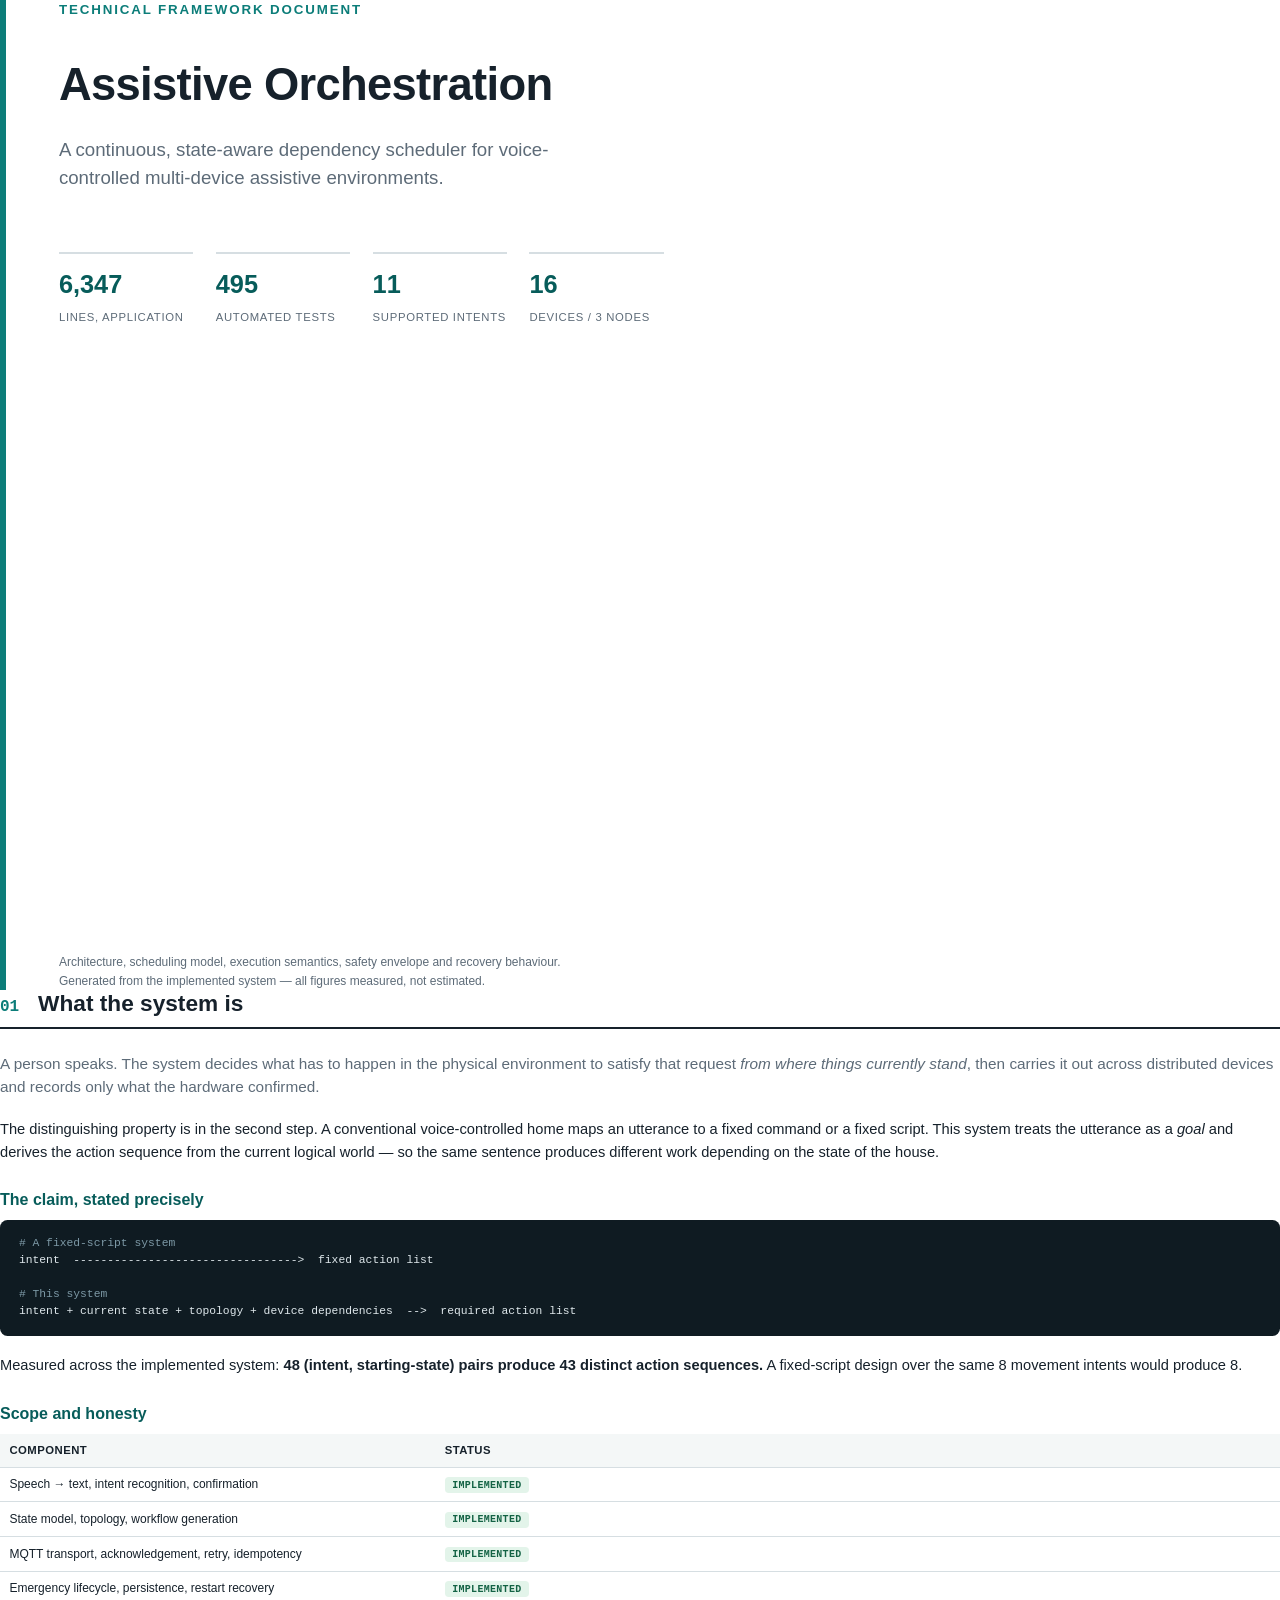
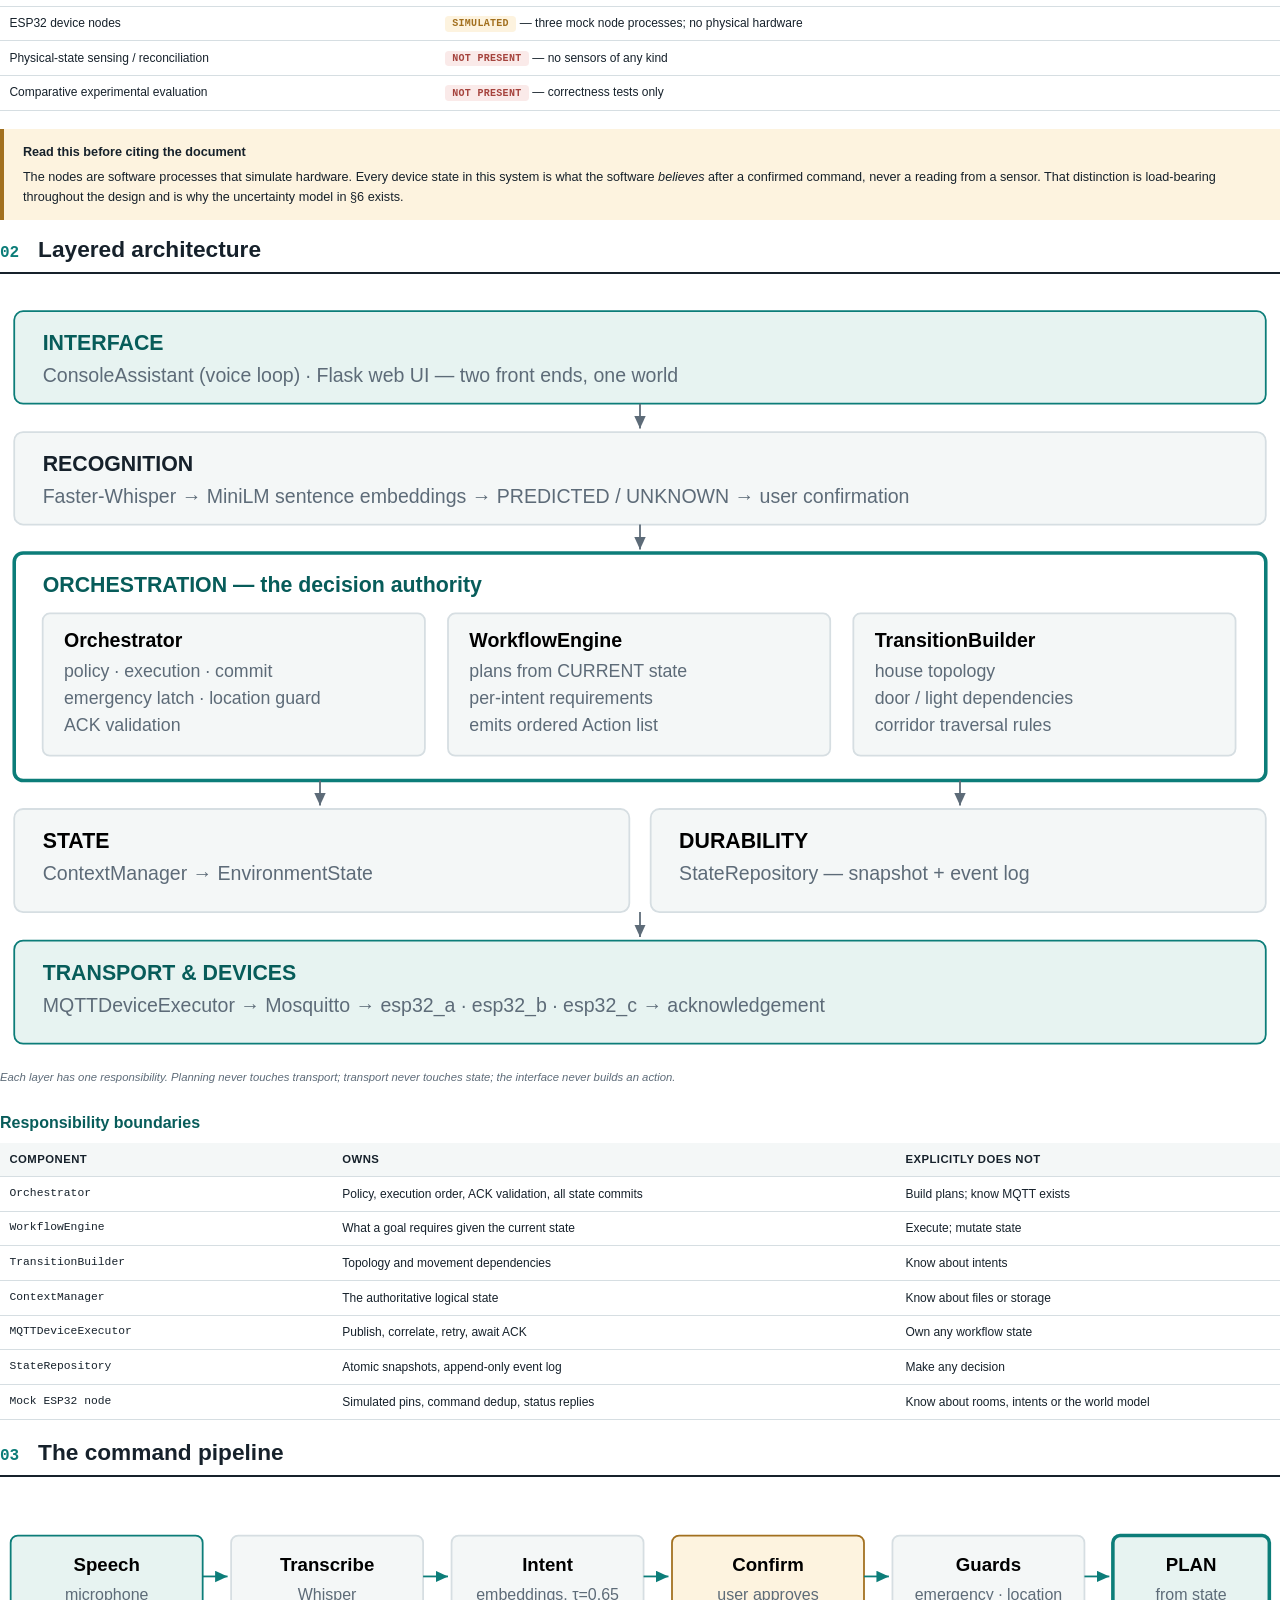
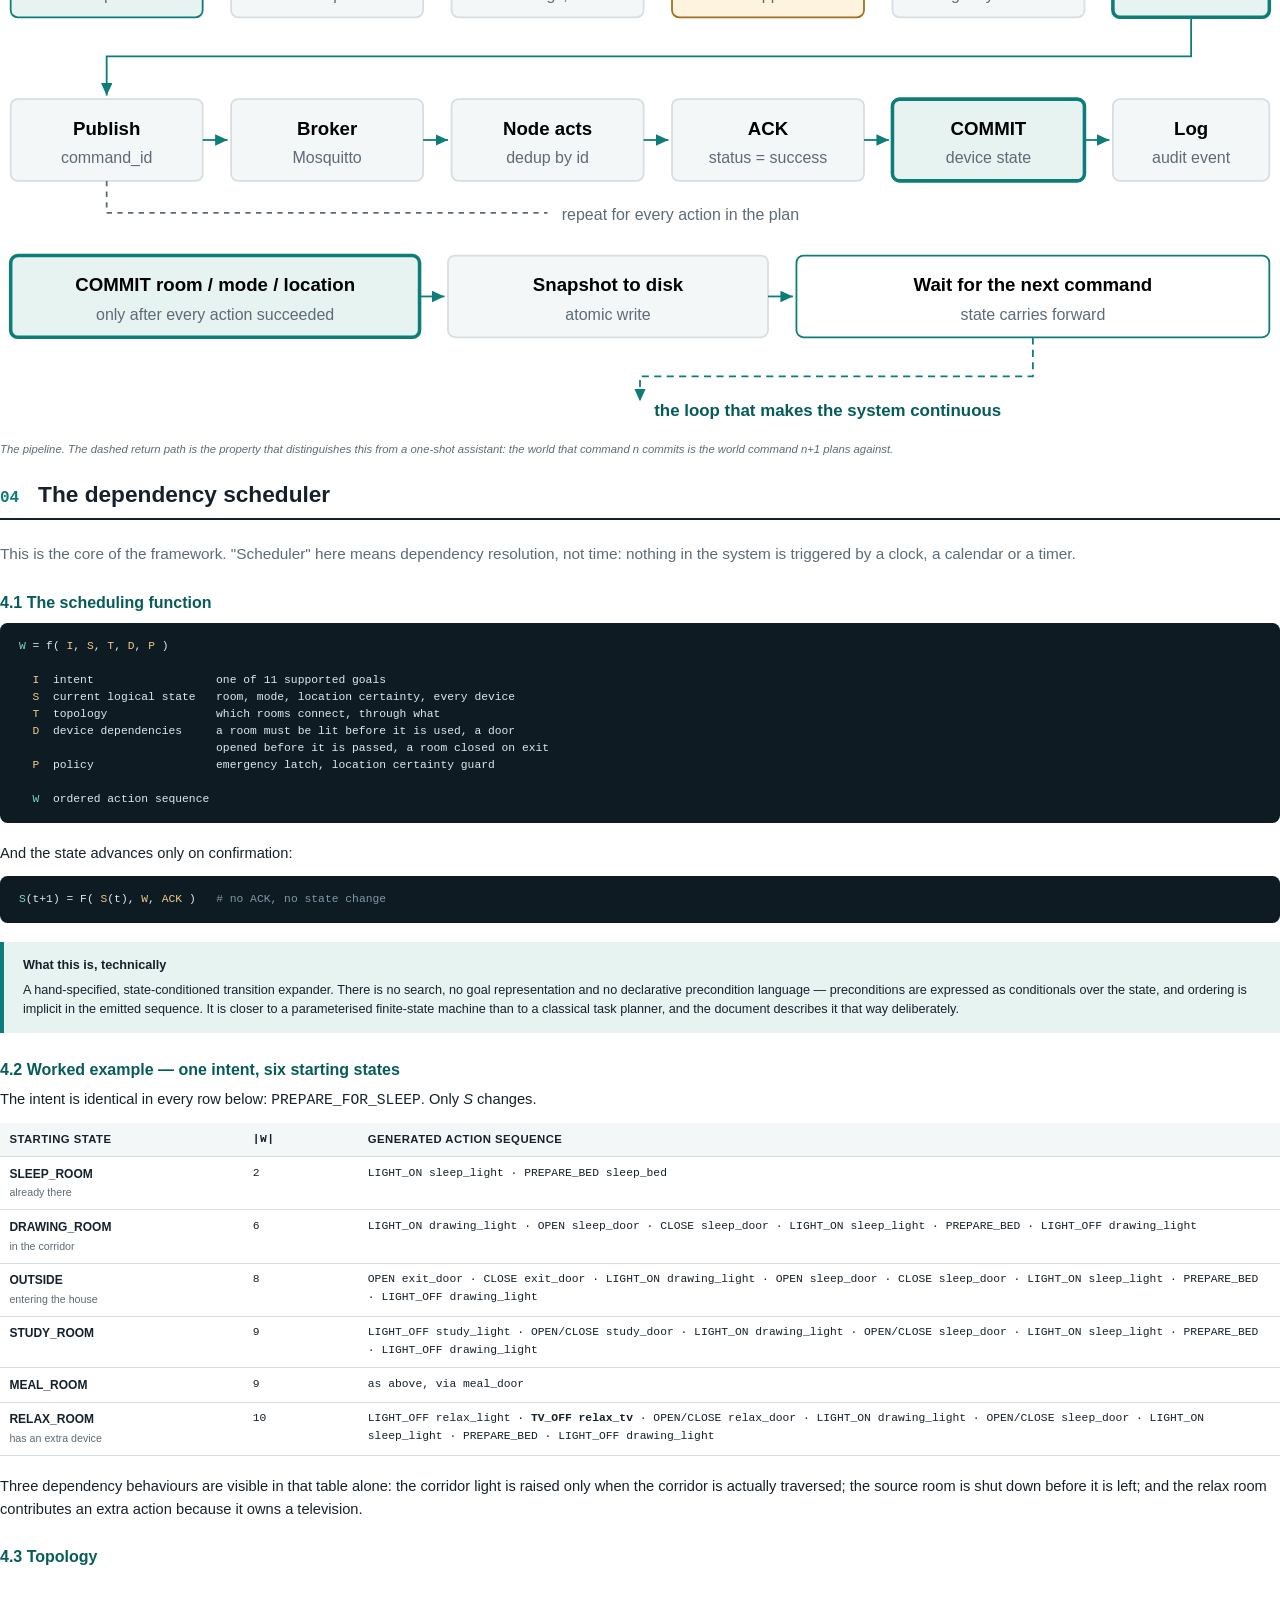
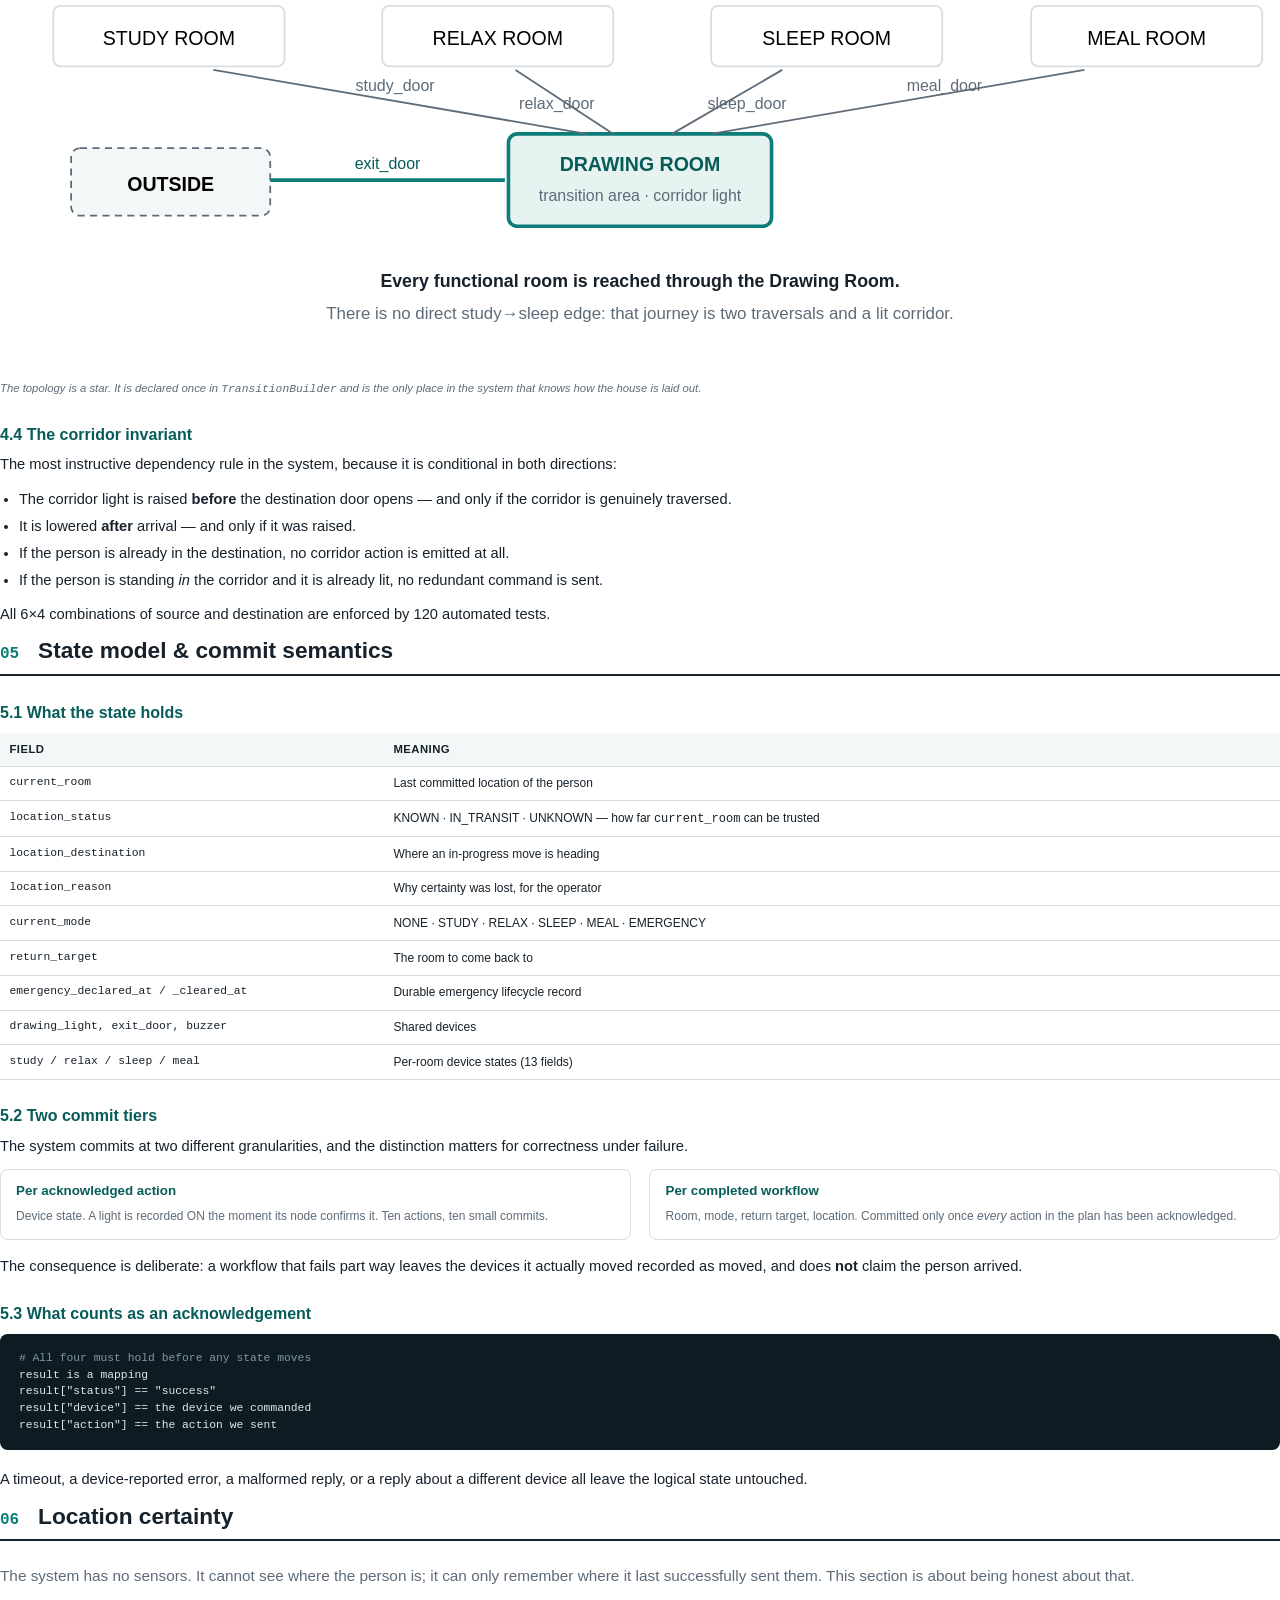
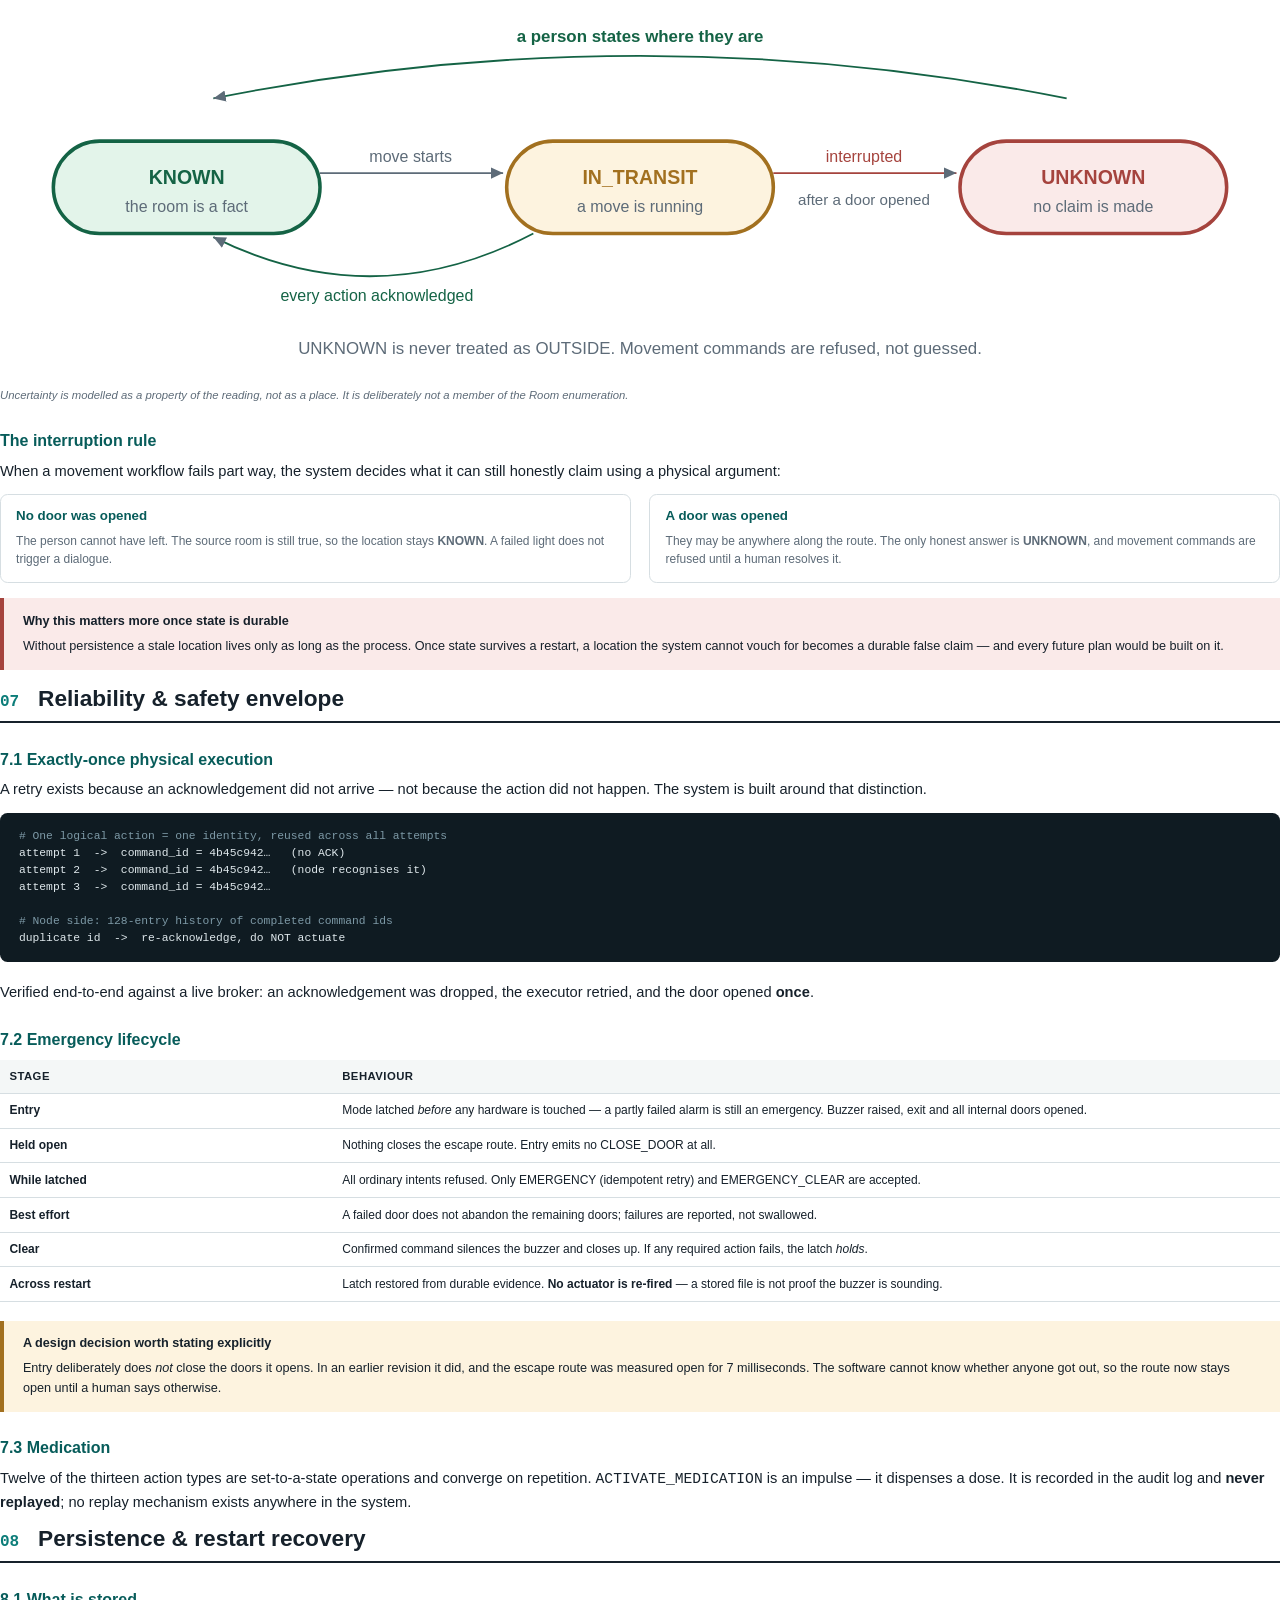
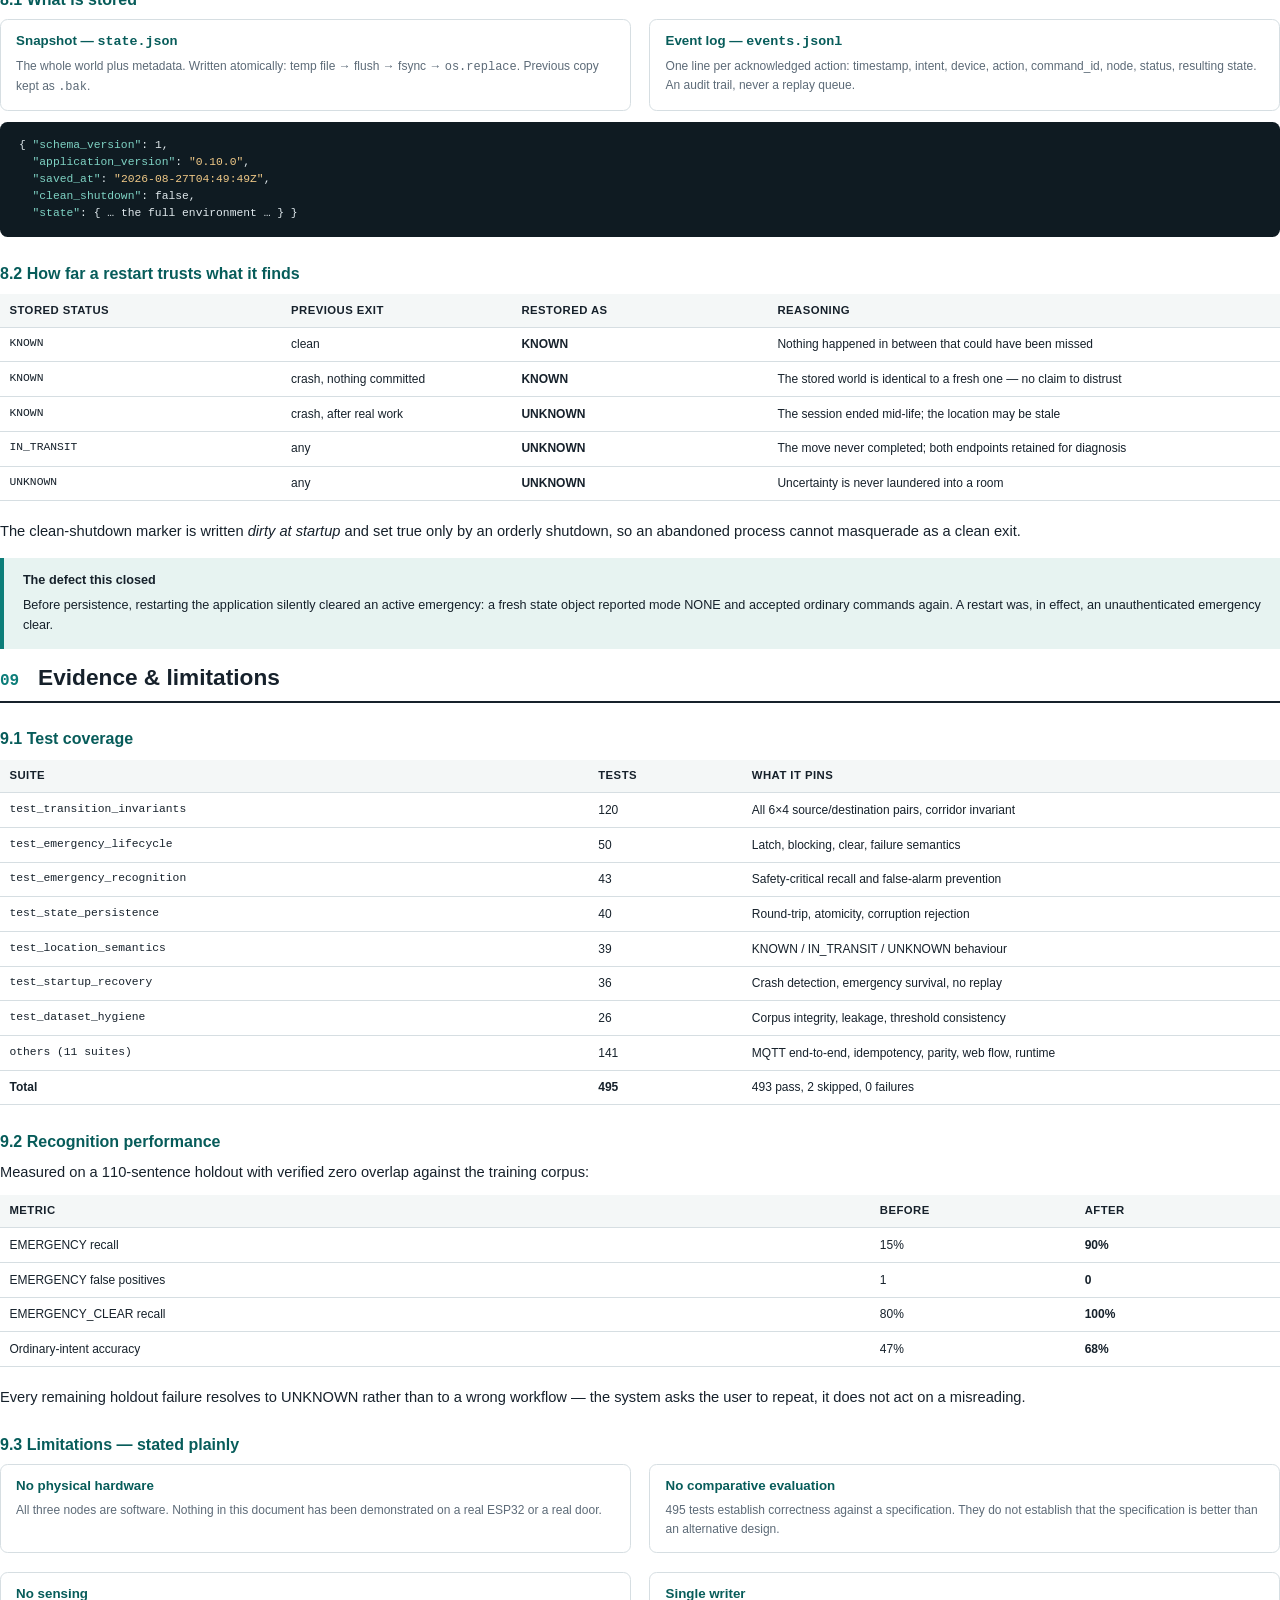
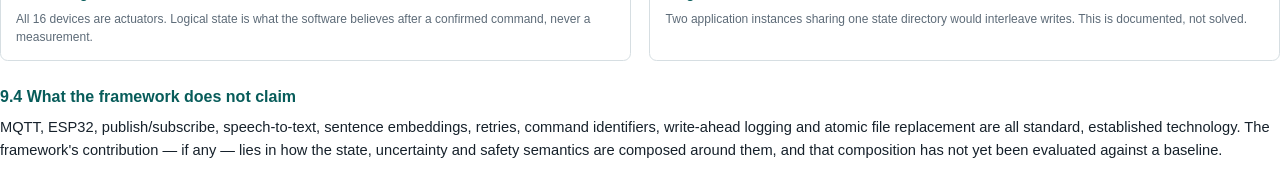
<file: docs/framework.html>
<!doctype html>
<html lang="en">
<head>
<meta charset="utf-8">
<title>Assistive Orchestration — Framework &amp; Dependency Scheduler</title>
<style>
  @page { size: A4; margin: 16mm 15mm 14mm; }

  :root{
    --ink:#16212b; --muted:#5d6b78; --line:#d6dee2; --pale:#f4f7f7;
    --teal:#0c7d79; --teal-dk:#075c5a; --teal-pale:#e7f3f1;
    --amber:#a2701f; --amber-pale:#fdf3df; --red:#a5433d; --red-pale:#faeae9;
  }
  *{box-sizing:border-box}
  body{margin:0;color:var(--ink);font:11pt/1.55 "Segoe UI",Arial,sans-serif;
       -webkit-print-color-adjust:exact;print-color-adjust:exact}
  h1,h2,h3,h4{line-height:1.2;margin:0}
  code,pre,.mono{font-family:"Cascadia Mono",Consolas,"Courier New",monospace}

  /* ---------- cover ---------- */
  .cover{height:262mm;display:flex;flex-direction:column;justify-content:center;
         page-break-after:always;border-left:6px solid var(--teal);padding-left:14mm}
  .cover .eyebrow{color:var(--teal);font-size:10pt;font-weight:800;letter-spacing:.14em;
                  text-transform:uppercase;margin-bottom:10mm}
  .cover h1{font-size:34pt;font-weight:800;letter-spacing:-.5pt;max-width:150mm}
  .cover .sub{margin-top:6mm;font-size:14pt;color:var(--muted);max-width:150mm;line-height:1.5}
  .cover .facts{margin-top:16mm;display:grid;grid-template-columns:repeat(4,1fr);gap:6mm;max-width:160mm}
  .cover .facts div{border-top:2px solid var(--line);padding-top:3mm}
  .cover .facts b{display:block;font-size:19pt;color:var(--teal-dk)}
  .cover .facts span{font-size:8.5pt;color:var(--muted);text-transform:uppercase;letter-spacing:.06em}
  .cover .foot{margin-top:auto;padding-top:10mm;font-size:9pt;color:var(--muted)}

  /* ---------- structure ---------- */
  section{page-break-before:always}
  section.cont{page-break-before:auto}
  .sechead{display:flex;align-items:baseline;gap:5mm;border-bottom:2px solid var(--ink);
           padding-bottom:2.5mm;margin-bottom:6mm}
  .sechead .n{font:800 12pt/1 monospace;color:var(--teal)}
  .sechead h2{font-size:17pt;font-weight:800}
  h3{font-size:12pt;font-weight:700;margin:7mm 0 2.5mm;color:var(--teal-dk)}
  h4{font-size:10pt;font-weight:700;margin:5mm 0 2mm}
  p{margin:0 0 3mm}
  ul,ol{margin:0 0 3mm;padding-left:5mm}
  li{margin-bottom:1.2mm}
  .lead{font-size:11.5pt;color:var(--muted);margin-bottom:5mm}

  /* ---------- components ---------- */
  table{width:100%;border-collapse:collapse;margin:3mm 0 5mm;font-size:9pt;page-break-inside:avoid}
  th{text-align:left;background:var(--pale);border-bottom:1.5px solid var(--line);
     padding:2mm 2.5mm;font-weight:700;font-size:8.5pt;text-transform:uppercase;letter-spacing:.04em}
  td{padding:2mm 2.5mm;border-bottom:1px solid var(--line);vertical-align:top}
  td.mono,th.mono{font-family:"Cascadia Mono",Consolas,monospace;font-size:8.5pt}
  tr{page-break-inside:avoid}

  pre{background:#0f1b22;color:#dfe8ec;padding:4mm 5mm;border-radius:2mm;font-size:8.5pt;
      line-height:1.5;overflow:hidden;white-space:pre-wrap;page-break-inside:avoid;margin:3mm 0 5mm}
  pre .c{color:#7d99a6}
  pre .k{color:#7fd3c4}
  pre .v{color:#f0c987}

  .note{border-left:4px solid var(--teal);background:var(--teal-pale);padding:3.5mm 5mm;
        margin:4mm 0;font-size:9.5pt;page-break-inside:avoid}
  .warn{border-left:4px solid var(--amber);background:var(--amber-pale);padding:3.5mm 5mm;
        margin:4mm 0;font-size:9.5pt;page-break-inside:avoid}
  .crit{border-left:4px solid var(--red);background:var(--red-pale);padding:3.5mm 5mm;
        margin:4mm 0;font-size:9.5pt;page-break-inside:avoid}
  .note b,.warn b,.crit b{display:block;margin-bottom:1.5mm}

  .grid2{display:grid;grid-template-columns:1fr 1fr;gap:5mm}
  .grid3{display:grid;grid-template-columns:repeat(3,1fr);gap:4mm}
  .card{border:1px solid var(--line);border-radius:2mm;padding:3.5mm 4mm;page-break-inside:avoid}
  .card h4{margin-top:0;color:var(--teal-dk)}
  .card p{font-size:9pt;color:var(--muted);margin:0}

  figure{margin:4mm 0 6mm;page-break-inside:avoid}
  figcaption{font-size:8.5pt;color:var(--muted);margin-top:2mm;font-style:italic}
  svg{display:block;max-width:100%;height:auto}

  .tag{display:inline-block;padding:.6mm 2mm;border-radius:1mm;font:700 7.5pt monospace;
       letter-spacing:.03em;vertical-align:middle}
  .t-ok{background:#e3f4ea;color:#146345}
  .t-no{background:var(--red-pale);color:var(--red)}
  .t-sim{background:var(--amber-pale);color:var(--amber)}

  .kv{font-size:9pt}
  .kv b{color:var(--teal-dk)}
</style>
</head>
<body>

<!-- ============================ COVER ============================ -->
<div class="cover">
  <div class="eyebrow">Technical Framework Document</div>
  <h1>Assistive Orchestration</h1>
  <div class="sub">A continuous, state-aware dependency scheduler for voice-controlled
    multi-device assistive environments.</div>

  <div class="facts">
    <div><b>6,347</b><span>lines, application</span></div>
    <div><b>495</b><span>automated tests</span></div>
    <div><b>11</b><span>supported intents</span></div>
    <div><b>16</b><span>devices / 3 nodes</span></div>
  </div>

  <div class="foot">
    Architecture, scheduling model, execution semantics, safety envelope and
    recovery behaviour.<br>
    Generated from the implemented system — all figures measured, not estimated.
  </div>
</div>

<!-- ============================ 1 ============================ -->
<section class="cont">
<div class="sechead"><span class="n">01</span><h2>What the system is</h2></div>

<p class="lead">A person speaks. The system decides what has to happen in the physical
environment to satisfy that request <em>from where things currently stand</em>, then carries
it out across distributed devices and records only what the hardware confirmed.</p>

<p>The distinguishing property is in the second step. A conventional voice-controlled home maps
an utterance to a fixed command or a fixed script. This system treats the utterance as a
<em>goal</em> and derives the action sequence from the current logical world — so the same
sentence produces different work depending on the state of the house.</p>

<h3>The claim, stated precisely</h3>
<pre><span class="c"># A fixed-script system</span>
intent  ---------------------------------&gt;  fixed action list

<span class="c"># This system</span>
intent + current state + topology + device dependencies  --&gt;  required action list</pre>

<p>Measured across the implemented system: <b>48 (intent, starting-state) pairs produce 43
distinct action sequences.</b> A fixed-script design over the same 8 movement intents would
produce 8.</p>

<h3>Scope and honesty</h3>
<table>
  <tr><th style="width:34%">Component</th><th>Status</th></tr>
  <tr><td>Speech → text, intent recognition, confirmation</td><td><span class="tag t-ok">IMPLEMENTED</span></td></tr>
  <tr><td>State model, topology, workflow generation</td><td><span class="tag t-ok">IMPLEMENTED</span></td></tr>
  <tr><td>MQTT transport, acknowledgement, retry, idempotency</td><td><span class="tag t-ok">IMPLEMENTED</span></td></tr>
  <tr><td>Emergency lifecycle, persistence, restart recovery</td><td><span class="tag t-ok">IMPLEMENTED</span></td></tr>
  <tr><td>ESP32 device nodes</td><td><span class="tag t-sim">SIMULATED</span> — three mock node processes; no physical hardware</td></tr>
  <tr><td>Physical-state sensing / reconciliation</td><td><span class="tag t-no">NOT PRESENT</span> — no sensors of any kind</td></tr>
  <tr><td>Comparative experimental evaluation</td><td><span class="tag t-no">NOT PRESENT</span> — correctness tests only</td></tr>
</table>

<div class="warn"><b>Read this before citing the document</b>
The nodes are software processes that simulate hardware. Every device state in this system is
what the software <em>believes</em> after a confirmed command, never a reading from a sensor.
That distinction is load-bearing throughout the design and is why the uncertainty model in
§6 exists.</div>
</section>

<!-- ============================ 2 ============================ -->
<section>
<div class="sechead"><span class="n">02</span><h2>Layered architecture</h2></div>

<figure>
<svg viewBox="0 0 720 430" role="img" aria-label="Layered architecture diagram">
  <defs>
    <marker id="a" markerWidth="9" markerHeight="9" refX="7" refY="3.2" orient="auto">
      <path d="M0,0 L7,3.2 L0,6.4 z" fill="#5d6b78"/>
    </marker>
  </defs>
  <g font-family="Segoe UI,Arial" font-size="12">

  <rect x="8" y="8" width="704" height="52" rx="5" fill="#e7f3f1" stroke="#0c7d79"/>
  <text x="24" y="30" font-weight="700" fill="#075c5a">INTERFACE</text>
  <text x="24" y="48" fill="#5d6b78" font-size="11">ConsoleAssistant (voice loop) · Flask web UI — two front ends, one world</text>

  <rect x="8" y="76" width="704" height="52" rx="5" fill="#f4f7f7" stroke="#d6dee2"/>
  <text x="24" y="98" font-weight="700" fill="#16212b">RECOGNITION</text>
  <text x="24" y="116" fill="#5d6b78" font-size="11">Faster-Whisper → MiniLM sentence embeddings → PREDICTED / UNKNOWN → user confirmation</text>

  <rect x="8" y="144" width="704" height="128" rx="5" fill="#fff" stroke="#0c7d79" stroke-width="2"/>
  <text x="24" y="166" font-weight="700" fill="#075c5a">ORCHESTRATION — the decision authority</text>
  <rect x="24" y="178" width="215" height="80" rx="4" fill="#f4f7f7" stroke="#d6dee2"/>
  <text x="36" y="197" font-weight="700" font-size="11">Orchestrator</text>
  <text x="36" y="214" fill="#5d6b78" font-size="10">policy · execution · commit</text>
  <text x="36" y="229" fill="#5d6b78" font-size="10">emergency latch · location guard</text>
  <text x="36" y="244" fill="#5d6b78" font-size="10">ACK validation</text>

  <rect x="252" y="178" width="215" height="80" rx="4" fill="#f4f7f7" stroke="#d6dee2"/>
  <text x="264" y="197" font-weight="700" font-size="11">WorkflowEngine</text>
  <text x="264" y="214" fill="#5d6b78" font-size="10">plans from CURRENT state</text>
  <text x="264" y="229" fill="#5d6b78" font-size="10">per-intent requirements</text>
  <text x="264" y="244" fill="#5d6b78" font-size="10">emits ordered Action list</text>

  <rect x="480" y="178" width="215" height="80" rx="4" fill="#f4f7f7" stroke="#d6dee2"/>
  <text x="492" y="197" font-weight="700" font-size="11">TransitionBuilder</text>
  <text x="492" y="214" fill="#5d6b78" font-size="10">house topology</text>
  <text x="492" y="229" fill="#5d6b78" font-size="10">door / light dependencies</text>
  <text x="492" y="244" fill="#5d6b78" font-size="10">corridor traversal rules</text>

  <rect x="8" y="288" width="346" height="58" rx="5" fill="#f4f7f7" stroke="#d6dee2"/>
  <text x="24" y="310" font-weight="700">STATE</text>
  <text x="24" y="328" fill="#5d6b78" font-size="11">ContextManager → EnvironmentState</text>

  <rect x="366" y="288" width="346" height="58" rx="5" fill="#f4f7f7" stroke="#d6dee2"/>
  <text x="382" y="310" font-weight="700">DURABILITY</text>
  <text x="382" y="328" fill="#5d6b78" font-size="11">StateRepository — snapshot + event log</text>

  <rect x="8" y="362" width="704" height="58" rx="5" fill="#e7f3f1" stroke="#0c7d79"/>
  <text x="24" y="384" font-weight="700" fill="#075c5a">TRANSPORT &amp; DEVICES</text>
  <text x="24" y="402" fill="#5d6b78" font-size="11">MQTTDeviceExecutor → Mosquitto → esp32_a · esp32_b · esp32_c → acknowledgement</text>

  <line x1="360" y1="60" x2="360" y2="74" stroke="#5d6b78" marker-end="url(#a)"/>
  <line x1="360" y1="128" x2="360" y2="142" stroke="#5d6b78" marker-end="url(#a)"/>
  <line x1="180" y1="272" x2="180" y2="286" stroke="#5d6b78" marker-end="url(#a)"/>
  <line x1="540" y1="272" x2="540" y2="286" stroke="#5d6b78" marker-end="url(#a)"/>
  <line x1="360" y1="346" x2="360" y2="360" stroke="#5d6b78" marker-end="url(#a)"/>
  </g>
</svg>
<figcaption>Each layer has one responsibility. Planning never touches transport; transport never
touches state; the interface never builds an action.</figcaption>
</figure>

<h3>Responsibility boundaries</h3>
<table>
  <tr><th style="width:26%">Component</th><th>Owns</th><th style="width:30%">Explicitly does not</th></tr>
  <tr><td class="mono">Orchestrator</td><td>Policy, execution order, ACK validation, all state commits</td><td>Build plans; know MQTT exists</td></tr>
  <tr><td class="mono">WorkflowEngine</td><td>What a goal requires given the current state</td><td>Execute; mutate state</td></tr>
  <tr><td class="mono">TransitionBuilder</td><td>Topology and movement dependencies</td><td>Know about intents</td></tr>
  <tr><td class="mono">ContextManager</td><td>The authoritative logical state</td><td>Know about files or storage</td></tr>
  <tr><td class="mono">MQTTDeviceExecutor</td><td>Publish, correlate, retry, await ACK</td><td>Own any workflow state</td></tr>
  <tr><td class="mono">StateRepository</td><td>Atomic snapshots, append-only event log</td><td>Make any decision</td></tr>
  <tr><td class="mono">Mock ESP32 node</td><td>Simulated pins, command dedup, status replies</td><td>Know about rooms, intents or the world model</td></tr>
</table>
</section>

<!-- ============================ 3 ============================ -->
<section>
<div class="sechead"><span class="n">03</span><h2>The command pipeline</h2></div>

<figure>
<svg viewBox="0 0 720 300" role="img" aria-label="End to end pipeline">
 <defs><marker id="b" markerWidth="9" markerHeight="9" refX="7" refY="3.2" orient="auto">
   <path d="M0,0 L7,3.2 L0,6.4 z" fill="#0c7d79"/></marker></defs>
 <g font-family="Segoe UI,Arial" font-size="10.5">
  <g id="row1">
   <rect x="6"   y="20" width="108" height="46" rx="4" fill="#e7f3f1" stroke="#0c7d79"/>
   <text x="60" y="40" text-anchor="middle" font-weight="700">Speech</text>
   <text x="60" y="56" text-anchor="middle" fill="#5d6b78" font-size="9">microphone</text>

   <rect x="130" y="20" width="108" height="46" rx="4" fill="#f4f7f7" stroke="#d6dee2"/>
   <text x="184" y="40" text-anchor="middle" font-weight="700">Transcribe</text>
   <text x="184" y="56" text-anchor="middle" fill="#5d6b78" font-size="9">Whisper</text>

   <rect x="254" y="20" width="108" height="46" rx="4" fill="#f4f7f7" stroke="#d6dee2"/>
   <text x="308" y="40" text-anchor="middle" font-weight="700">Intent</text>
   <text x="308" y="56" text-anchor="middle" fill="#5d6b78" font-size="9">embeddings, τ=0.65</text>

   <rect x="378" y="20" width="108" height="46" rx="4" fill="#fdf3df" stroke="#a2701f"/>
   <text x="432" y="40" text-anchor="middle" font-weight="700">Confirm</text>
   <text x="432" y="56" text-anchor="middle" fill="#5d6b78" font-size="9">user approves</text>

   <rect x="502" y="20" width="108" height="46" rx="4" fill="#f4f7f7" stroke="#d6dee2"/>
   <text x="556" y="40" text-anchor="middle" font-weight="700">Guards</text>
   <text x="556" y="56" text-anchor="middle" fill="#5d6b78" font-size="9">emergency · location</text>

   <rect x="626" y="20" width="88" height="46" rx="4" fill="#e7f3f1" stroke="#0c7d79" stroke-width="2"/>
   <text x="670" y="40" text-anchor="middle" font-weight="700">PLAN</text>
   <text x="670" y="56" text-anchor="middle" fill="#5d6b78" font-size="9">from state</text>

   <line x1="114" y1="43" x2="128" y2="43" stroke="#0c7d79" marker-end="url(#b)"/>
   <line x1="238" y1="43" x2="252" y2="43" stroke="#0c7d79" marker-end="url(#b)"/>
   <line x1="362" y1="43" x2="376" y2="43" stroke="#0c7d79" marker-end="url(#b)"/>
   <line x1="486" y1="43" x2="500" y2="43" stroke="#0c7d79" marker-end="url(#b)"/>
   <line x1="610" y1="43" x2="624" y2="43" stroke="#0c7d79" marker-end="url(#b)"/>
  </g>

  <path d="M670,66 L670,88 L60,88 L60,110" fill="none" stroke="#0c7d79" marker-end="url(#b)"/>

  <g id="row2">
   <rect x="6"   y="112" width="108" height="46" rx="4" fill="#f4f7f7" stroke="#d6dee2"/>
   <text x="60" y="132" text-anchor="middle" font-weight="700">Publish</text>
   <text x="60" y="148" text-anchor="middle" fill="#5d6b78" font-size="9">command_id</text>

   <rect x="130" y="112" width="108" height="46" rx="4" fill="#f4f7f7" stroke="#d6dee2"/>
   <text x="184" y="132" text-anchor="middle" font-weight="700">Broker</text>
   <text x="184" y="148" text-anchor="middle" fill="#5d6b78" font-size="9">Mosquitto</text>

   <rect x="254" y="112" width="108" height="46" rx="4" fill="#f4f7f7" stroke="#d6dee2"/>
   <text x="308" y="132" text-anchor="middle" font-weight="700">Node acts</text>
   <text x="308" y="148" text-anchor="middle" fill="#5d6b78" font-size="9">dedup by id</text>

   <rect x="378" y="112" width="108" height="46" rx="4" fill="#f4f7f7" stroke="#d6dee2"/>
   <text x="432" y="132" text-anchor="middle" font-weight="700">ACK</text>
   <text x="432" y="148" text-anchor="middle" fill="#5d6b78" font-size="9">status = success</text>

   <rect x="502" y="112" width="108" height="46" rx="4" fill="#e7f3f1" stroke="#0c7d79" stroke-width="2"/>
   <text x="556" y="132" text-anchor="middle" font-weight="700">COMMIT</text>
   <text x="556" y="148" text-anchor="middle" fill="#5d6b78" font-size="9">device state</text>

   <rect x="626" y="112" width="88" height="46" rx="4" fill="#f4f7f7" stroke="#d6dee2"/>
   <text x="670" y="132" text-anchor="middle" font-weight="700">Log</text>
   <text x="670" y="148" text-anchor="middle" fill="#5d6b78" font-size="9">audit event</text>

   <line x1="114" y1="135" x2="128" y2="135" stroke="#0c7d79" marker-end="url(#b)"/>
   <line x1="238" y1="135" x2="252" y2="135" stroke="#0c7d79" marker-end="url(#b)"/>
   <line x1="362" y1="135" x2="376" y2="135" stroke="#0c7d79" marker-end="url(#b)"/>
   <line x1="486" y1="135" x2="500" y2="135" stroke="#0c7d79" marker-end="url(#b)"/>
   <line x1="610" y1="135" x2="624" y2="135" stroke="#0c7d79" marker-end="url(#b)"/>
  </g>

  <path d="M60,158 L60,176 L308,176" fill="none" stroke="#5d6b78" stroke-dasharray="3 3"/>
  <text x="316" y="180" fill="#5d6b78" font-size="9">repeat for every action in the plan</text>

  <rect x="6" y="200" width="230" height="46" rx="4" fill="#e7f3f1" stroke="#0c7d79" stroke-width="2"/>
  <text x="121" y="220" text-anchor="middle" font-weight="700">COMMIT room / mode / location</text>
  <text x="121" y="236" text-anchor="middle" fill="#5d6b78" font-size="9">only after every action succeeded</text>

  <rect x="252" y="200" width="180" height="46" rx="4" fill="#f4f7f7" stroke="#d6dee2"/>
  <text x="342" y="220" text-anchor="middle" font-weight="700">Snapshot to disk</text>
  <text x="342" y="236" text-anchor="middle" fill="#5d6b78" font-size="9">atomic write</text>

  <rect x="448" y="200" width="266" height="46" rx="4" fill="#fff" stroke="#0c7d79"/>
  <text x="581" y="220" text-anchor="middle" font-weight="700">Wait for the next command</text>
  <text x="581" y="236" text-anchor="middle" fill="#5d6b78" font-size="9">state carries forward</text>

  <line x1="236" y1="223" x2="250" y2="223" stroke="#0c7d79" marker-end="url(#b)"/>
  <line x1="432" y1="223" x2="446" y2="223" stroke="#0c7d79" marker-end="url(#b)"/>
  <path d="M581,246 L581,268 L360,268 L360,282" fill="none" stroke="#0c7d79" stroke-dasharray="4 3" marker-end="url(#b)"/>
  <text x="368" y="290" fill="#075c5a" font-size="9.5" font-weight="700">the loop that makes the system continuous</text>
 </g>
</svg>
<figcaption>The pipeline. The dashed return path is the property that distinguishes this from a
one-shot assistant: the world that command <em>n</em> commits is the world command
<em>n+1</em> plans against.</figcaption>
</figure>
</section>

<!-- ============================ 4 ============================ -->
<section>
<div class="sechead"><span class="n">04</span><h2>The dependency scheduler</h2></div>

<p class="lead">This is the core of the framework. "Scheduler" here means dependency
resolution, not time: nothing in the system is triggered by a clock, a calendar or a timer.</p>

<h3>4.1 The scheduling function</h3>
<pre><span class="k">W</span> = f( <span class="v">I</span>, <span class="v">S</span>, <span class="v">T</span>, <span class="v">D</span>, <span class="v">P</span> )

  <span class="v">I</span>  intent                  one of 11 supported goals
  <span class="v">S</span>  current logical state   room, mode, location certainty, every device
  <span class="v">T</span>  topology                which rooms connect, through what
  <span class="v">D</span>  device dependencies     a room must be lit before it is used, a door
                             opened before it is passed, a room closed on exit
  <span class="v">P</span>  policy                  emergency latch, location certainty guard

  <span class="k">W</span>  ordered action sequence</pre>

<p>And the state advances only on confirmation:</p>

<pre><span class="k">S</span>(t+1) = F( <span class="v">S</span>(t), <span class="v">W</span>, <span class="v">ACK</span> )   <span class="c"># no ACK, no state change</span></pre>

<div class="note"><b>What this is, technically</b>
A hand-specified, state-conditioned transition expander. There is no search, no goal
representation and no declarative precondition language — preconditions are expressed as
conditionals over the state, and ordering is implicit in the emitted sequence. It is closer
to a parameterised finite-state machine than to a classical task planner, and the document
describes it that way deliberately.</div>

<h3>4.2 Worked example — one intent, six starting states</h3>

<p>The intent is identical in every row below: <span class="mono">PREPARE_FOR_SLEEP</span>.
Only <em>S</em> changes.</p>

<table>
  <tr><th style="width:19%">Starting state</th><th class="mono" style="width:9%">|W|</th><th>Generated action sequence</th></tr>
  <tr><td><b>SLEEP_ROOM</b><br><span style="font-size:8pt;color:#5d6b78">already there</span></td><td class="mono">2</td>
      <td class="mono">LIGHT_ON sleep_light · PREPARE_BED sleep_bed</td></tr>
  <tr><td><b>DRAWING_ROOM</b><br><span style="font-size:8pt;color:#5d6b78">in the corridor</span></td><td class="mono">6</td>
      <td class="mono">LIGHT_ON drawing_light · OPEN sleep_door · CLOSE sleep_door ·
          LIGHT_ON sleep_light · PREPARE_BED · LIGHT_OFF drawing_light</td></tr>
  <tr><td><b>OUTSIDE</b><br><span style="font-size:8pt;color:#5d6b78">entering the house</span></td><td class="mono">8</td>
      <td class="mono">OPEN exit_door · CLOSE exit_door · LIGHT_ON drawing_light ·
          OPEN sleep_door · CLOSE sleep_door · LIGHT_ON sleep_light · PREPARE_BED ·
          LIGHT_OFF drawing_light</td></tr>
  <tr><td><b>STUDY_ROOM</b></td><td class="mono">9</td>
      <td class="mono">LIGHT_OFF study_light · OPEN/CLOSE study_door · LIGHT_ON drawing_light ·
          OPEN/CLOSE sleep_door · LIGHT_ON sleep_light · PREPARE_BED · LIGHT_OFF drawing_light</td></tr>
  <tr><td><b>MEAL_ROOM</b></td><td class="mono">9</td>
      <td class="mono">as above, via meal_door</td></tr>
  <tr><td><b>RELAX_ROOM</b><br><span style="font-size:8pt;color:#5d6b78">has an extra device</span></td><td class="mono">10</td>
      <td class="mono">LIGHT_OFF relax_light · <b>TV_OFF relax_tv</b> · OPEN/CLOSE relax_door ·
          LIGHT_ON drawing_light · OPEN/CLOSE sleep_door · LIGHT_ON sleep_light ·
          PREPARE_BED · LIGHT_OFF drawing_light</td></tr>
</table>

<p>Three dependency behaviours are visible in that table alone: the corridor light is raised
only when the corridor is actually traversed; the source room is shut down before it is left;
and the relax room contributes an extra action because it owns a television.</p>

<h3>4.3 Topology</h3>

<figure>
<svg viewBox="0 0 720 220" role="img" aria-label="House topology">
 <g font-family="Segoe UI,Arial" font-size="11">
  <rect x="286" y="86" width="148" height="52" rx="5" fill="#e7f3f1" stroke="#0c7d79" stroke-width="2"/>
  <text x="360" y="107" text-anchor="middle" font-weight="700" fill="#075c5a">DRAWING ROOM</text>
  <text x="360" y="124" text-anchor="middle" fill="#5d6b78" font-size="9">transition area · corridor light</text>

  <rect x="40" y="94" width="112" height="38" rx="5" fill="#f4f7f7" stroke="#5d6b78" stroke-dasharray="4 3"/>
  <text x="96" y="118" text-anchor="middle" font-weight="700">OUTSIDE</text>

  <rect x="30" y="14" width="130" height="34" rx="4" fill="#fff" stroke="#d6dee2"/>
  <text x="95" y="36" text-anchor="middle">STUDY ROOM</text>
  <rect x="215" y="14" width="130" height="34" rx="4" fill="#fff" stroke="#d6dee2"/>
  <text x="280" y="36" text-anchor="middle">RELAX ROOM</text>
  <rect x="400" y="14" width="130" height="34" rx="4" fill="#fff" stroke="#d6dee2"/>
  <text x="465" y="36" text-anchor="middle">SLEEP ROOM</text>
  <rect x="580" y="14" width="130" height="34" rx="4" fill="#fff" stroke="#d6dee2"/>
  <text x="645" y="36" text-anchor="middle">MEAL ROOM</text>

  <line x1="152" y1="112" x2="284" y2="112" stroke="#0c7d79" stroke-width="2"/>
  <text x="218" y="106" text-anchor="middle" font-size="9" fill="#075c5a">exit_door</text>

  <line x1="330" y1="86" x2="120" y2="50" stroke="#5d6b78"/>
  <text x="200" y="62" font-size="9" fill="#5d6b78">study_door</text>
  <line x1="345" y1="86" x2="290" y2="50" stroke="#5d6b78"/>
  <text x="292" y="72" font-size="9" fill="#5d6b78">relax_door</text>
  <line x1="378" y1="86" x2="440" y2="50" stroke="#5d6b78"/>
  <text x="398" y="72" font-size="9" fill="#5d6b78">sleep_door</text>
  <line x1="400" y1="86" x2="610" y2="50" stroke="#5d6b78"/>
  <text x="510" y="62" font-size="9" fill="#5d6b78">meal_door</text>

  <text x="360" y="172" text-anchor="middle" font-size="10" fill="#16212b" font-weight="700">
    Every functional room is reached through the Drawing Room.</text>
  <text x="360" y="190" text-anchor="middle" font-size="9.5" fill="#5d6b78">
    There is no direct study→sleep edge: that journey is two traversals and a lit corridor.</text>
 </g>
</svg>
<figcaption>The topology is a star. It is declared once in <span class="mono">TransitionBuilder</span>
and is the only place in the system that knows how the house is laid out.</figcaption>
</figure>

<h3>4.4 The corridor invariant</h3>
<p>The most instructive dependency rule in the system, because it is conditional in both
directions:</p>
<ul>
  <li>The corridor light is raised <b>before</b> the destination door opens — and only if the
      corridor is genuinely traversed.</li>
  <li>It is lowered <b>after</b> arrival — and only if it was raised.</li>
  <li>If the person is already in the destination, no corridor action is emitted at all.</li>
  <li>If the person is standing <em>in</em> the corridor and it is already lit, no redundant
      command is sent.</li>
</ul>
<p>All 6×4 combinations of source and destination are enforced by 120 automated tests.</p>
</section>

<!-- ============================ 5 ============================ -->
<section>
<div class="sechead"><span class="n">05</span><h2>State model &amp; commit semantics</h2></div>

<h3>5.1 What the state holds</h3>
<table>
  <tr><th style="width:30%">Field</th><th>Meaning</th></tr>
  <tr><td class="mono">current_room</td><td>Last committed location of the person</td></tr>
  <tr><td class="mono">location_status</td><td>KNOWN · IN_TRANSIT · UNKNOWN — how far <span class="mono">current_room</span> can be trusted</td></tr>
  <tr><td class="mono">location_destination</td><td>Where an in-progress move is heading</td></tr>
  <tr><td class="mono">location_reason</td><td>Why certainty was lost, for the operator</td></tr>
  <tr><td class="mono">current_mode</td><td>NONE · STUDY · RELAX · SLEEP · MEAL · EMERGENCY</td></tr>
  <tr><td class="mono">return_target</td><td>The room to come back to</td></tr>
  <tr><td class="mono">emergency_declared_at / _cleared_at</td><td>Durable emergency lifecycle record</td></tr>
  <tr><td class="mono">drawing_light, exit_door, buzzer</td><td>Shared devices</td></tr>
  <tr><td class="mono">study / relax / sleep / meal</td><td>Per-room device states (13 fields)</td></tr>
</table>

<h3>5.2 Two commit tiers</h3>
<p>The system commits at two different granularities, and the distinction matters for
correctness under failure.</p>

<div class="grid2">
  <div class="card"><h4>Per acknowledged action</h4>
    <p>Device state. A light is recorded ON the moment its node confirms it. Ten actions, ten
    small commits.</p></div>
  <div class="card"><h4>Per completed workflow</h4>
    <p>Room, mode, return target, location. Committed only once <em>every</em> action in the
    plan has been acknowledged.</p></div>
</div>

<p style="margin-top:4mm">The consequence is deliberate: a workflow that fails part way leaves
the devices it actually moved recorded as moved, and does <b>not</b> claim the person arrived.</p>

<h3>5.3 What counts as an acknowledgement</h3>
<pre><span class="c"># All four must hold before any state moves</span>
result is a mapping
result["status"] == "success"
result["device"] == the device we commanded
result["action"] == the action we sent</pre>
<p>A timeout, a device-reported error, a malformed reply, or a reply about a different device
all leave the logical state untouched.</p>
</section>

<!-- ============================ 6 ============================ -->
<section>
<div class="sechead"><span class="n">06</span><h2>Location certainty</h2></div>

<p class="lead">The system has no sensors. It cannot see where the person is; it can only
remember where it last successfully sent them. This section is about being honest about that.</p>

<figure>
<svg viewBox="0 0 720 210" role="img" aria-label="Location state machine">
 <defs><marker id="c" markerWidth="9" markerHeight="9" refX="7" refY="3.2" orient="auto">
   <path d="M0,0 L7,3.2 L0,6.4 z" fill="#5d6b78"/></marker></defs>
 <g font-family="Segoe UI,Arial" font-size="11">
  <rect x="30" y="76" width="150" height="52" rx="26" fill="#e3f4ea" stroke="#146345" stroke-width="2"/>
  <text x="105" y="100" text-anchor="middle" font-weight="700" fill="#146345">KNOWN</text>
  <text x="105" y="116" text-anchor="middle" fill="#5d6b78" font-size="9">the room is a fact</text>

  <rect x="285" y="76" width="150" height="52" rx="26" fill="#fdf3df" stroke="#a2701f" stroke-width="2"/>
  <text x="360" y="100" text-anchor="middle" font-weight="700" fill="#a2701f">IN_TRANSIT</text>
  <text x="360" y="116" text-anchor="middle" fill="#5d6b78" font-size="9">a move is running</text>

  <rect x="540" y="76" width="150" height="52" rx="26" fill="#faeae9" stroke="#a5433d" stroke-width="2"/>
  <text x="615" y="100" text-anchor="middle" font-weight="700" fill="#a5433d">UNKNOWN</text>
  <text x="615" y="116" text-anchor="middle" fill="#5d6b78" font-size="9">no claim is made</text>

  <path d="M180,94 L283,94" stroke="#5d6b78" marker-end="url(#c)"/>
  <text x="231" y="88" text-anchor="middle" font-size="9" fill="#5d6b78">move starts</text>

  <path d="M300,128 Q210,175 120,130" fill="none" stroke="#146345" marker-end="url(#c)"/>
  <text x="212" y="166" text-anchor="middle" font-size="9" fill="#146345">every action acknowledged</text>

  <path d="M435,94 L538,94" stroke="#a5433d" marker-end="url(#c)"/>
  <text x="486" y="88" text-anchor="middle" font-size="9" fill="#a5433d">interrupted</text>
  <text x="486" y="112" text-anchor="middle" font-size="8.5" fill="#5d6b78">after a door opened</text>

  <path d="M600,52 Q360,4 120,52" fill="none" stroke="#146345" marker-end="url(#c)"/>
  <text x="360" y="20" text-anchor="middle" font-size="9.5" fill="#146345" font-weight="700">a person states where they are</text>

  <text x="360" y="196" text-anchor="middle" font-size="9.5" fill="#5d6b78">
    UNKNOWN is never treated as OUTSIDE. Movement commands are refused, not guessed.</text>
 </g>
</svg>
<figcaption>Uncertainty is modelled as a property of the reading, not as a place. It is
deliberately not a member of the Room enumeration.</figcaption>
</figure>

<h3>The interruption rule</h3>
<p>When a movement workflow fails part way, the system decides what it can still honestly
claim using a physical argument:</p>
<div class="grid2">
  <div class="card"><h4>No door was opened</h4>
    <p>The person cannot have left. The source room is still true, so the location stays
    <b>KNOWN</b>. A failed light does not trigger a dialogue.</p></div>
  <div class="card"><h4>A door was opened</h4>
    <p>They may be anywhere along the route. The only honest answer is <b>UNKNOWN</b>, and
    movement commands are refused until a human resolves it.</p></div>
</div>

<div class="crit"><b>Why this matters more once state is durable</b>
Without persistence a stale location lives only as long as the process. Once state survives a
restart, a location the system cannot vouch for becomes a durable false claim — and every
future plan would be built on it.</div>
</section>

<!-- ============================ 7 ============================ -->
<section>
<div class="sechead"><span class="n">07</span><h2>Reliability &amp; safety envelope</h2></div>

<h3>7.1 Exactly-once physical execution</h3>
<p>A retry exists because an acknowledgement did not arrive — not because the action did not
happen. The system is built around that distinction.</p>
<pre><span class="c"># One logical action = one identity, reused across all attempts</span>
attempt 1  ->  command_id = 4b45c942…   (no ACK)
attempt 2  ->  command_id = 4b45c942…   (node recognises it)
attempt 3  ->  command_id = 4b45c942…

<span class="c"># Node side: 128-entry history of completed command ids</span>
duplicate id  ->  re-acknowledge, do NOT actuate</pre>
<p>Verified end-to-end against a live broker: an acknowledgement was dropped, the executor
retried, and the door opened <b>once</b>.</p>

<h3>7.2 Emergency lifecycle</h3>
<table>
  <tr><th style="width:26%">Stage</th><th>Behaviour</th></tr>
  <tr><td><b>Entry</b></td><td>Mode latched <em>before</em> any hardware is touched — a partly failed alarm is still an emergency. Buzzer raised, exit and all internal doors opened.</td></tr>
  <tr><td><b>Held open</b></td><td>Nothing closes the escape route. Entry emits no CLOSE_DOOR at all.</td></tr>
  <tr><td><b>While latched</b></td><td>All ordinary intents refused. Only EMERGENCY (idempotent retry) and EMERGENCY_CLEAR are accepted.</td></tr>
  <tr><td><b>Best effort</b></td><td>A failed door does not abandon the remaining doors; failures are reported, not swallowed.</td></tr>
  <tr><td><b>Clear</b></td><td>Confirmed command silences the buzzer and closes up. If any required action fails, the latch <em>holds</em>.</td></tr>
  <tr><td><b>Across restart</b></td><td>Latch restored from durable evidence. <b>No actuator is re-fired</b> — a stored file is not proof the buzzer is sounding.</td></tr>
</table>

<div class="warn"><b>A design decision worth stating explicitly</b>
Entry deliberately does <em>not</em> close the doors it opens. In an earlier revision it did,
and the escape route was measured open for 7&nbsp;milliseconds. The software cannot know whether
anyone got out, so the route now stays open until a human says otherwise.</div>

<h3>7.3 Medication</h3>
<p>Twelve of the thirteen action types are set-to-a-state operations and converge on repetition.
<span class="mono">ACTIVATE_MEDICATION</span> is an impulse — it dispenses a dose. It is recorded
in the audit log and <b>never replayed</b>; no replay mechanism exists anywhere in the system.</p>
</section>

<!-- ============================ 8 ============================ -->
<section>
<div class="sechead"><span class="n">08</span><h2>Persistence &amp; restart recovery</h2></div>

<h3>8.1 What is stored</h3>
<div class="grid2">
  <div class="card"><h4>Snapshot — <span class="mono">state.json</span></h4>
    <p>The whole world plus metadata. Written atomically: temp file → flush → fsync →
    <span class="mono">os.replace</span>. Previous copy kept as <span class="mono">.bak</span>.</p></div>
  <div class="card"><h4>Event log — <span class="mono">events.jsonl</span></h4>
    <p>One line per acknowledged action: timestamp, intent, device, action, command_id, node,
    status, resulting state. An audit trail, never a replay queue.</p></div>
</div>

<pre>{ <span class="k">"schema_version"</span>: 1,
  <span class="k">"application_version"</span>: <span class="v">"0.10.0"</span>,
  <span class="k">"saved_at"</span>: <span class="v">"2026-08-27T04:49:49Z"</span>,
  <span class="k">"clean_shutdown"</span>: false,
  <span class="k">"state"</span>: { … the full environment … } }</pre>

<h3>8.2 How far a restart trusts what it finds</h3>
<table>
  <tr><th style="width:22%">Stored status</th><th style="width:18%">Previous exit</th><th style="width:20%">Restored as</th><th>Reasoning</th></tr>
  <tr><td class="mono">KNOWN</td><td>clean</td><td><b>KNOWN</b></td><td>Nothing happened in between that could have been missed</td></tr>
  <tr><td class="mono">KNOWN</td><td>crash, nothing committed</td><td><b>KNOWN</b></td><td>The stored world is identical to a fresh one — no claim to distrust</td></tr>
  <tr><td class="mono">KNOWN</td><td>crash, after real work</td><td><b>UNKNOWN</b></td><td>The session ended mid-life; the location may be stale</td></tr>
  <tr><td class="mono">IN_TRANSIT</td><td>any</td><td><b>UNKNOWN</b></td><td>The move never completed; both endpoints retained for diagnosis</td></tr>
  <tr><td class="mono">UNKNOWN</td><td>any</td><td><b>UNKNOWN</b></td><td>Uncertainty is never laundered into a room</td></tr>
</table>

<p>The clean-shutdown marker is written <em>dirty at startup</em> and set true only by an
orderly shutdown, so an abandoned process cannot masquerade as a clean exit.</p>

<div class="note"><b>The defect this closed</b>
Before persistence, restarting the application silently cleared an active emergency: a fresh
state object reported mode NONE and accepted ordinary commands again. A restart was, in effect,
an unauthenticated emergency clear.</div>
</section>

<!-- ============================ 9 ============================ -->
<section>
<div class="sechead"><span class="n">09</span><h2>Evidence &amp; limitations</h2></div>

<h3>9.1 Test coverage</h3>
<table>
  <tr><th style="width:46%">Suite</th><th style="width:12%">Tests</th><th>What it pins</th></tr>
  <tr><td class="mono">test_transition_invariants</td><td>120</td><td>All 6×4 source/destination pairs, corridor invariant</td></tr>
  <tr><td class="mono">test_emergency_lifecycle</td><td>50</td><td>Latch, blocking, clear, failure semantics</td></tr>
  <tr><td class="mono">test_emergency_recognition</td><td>43</td><td>Safety-critical recall and false-alarm prevention</td></tr>
  <tr><td class="mono">test_state_persistence</td><td>40</td><td>Round-trip, atomicity, corruption rejection</td></tr>
  <tr><td class="mono">test_location_semantics</td><td>39</td><td>KNOWN / IN_TRANSIT / UNKNOWN behaviour</td></tr>
  <tr><td class="mono">test_startup_recovery</td><td>36</td><td>Crash detection, emergency survival, no replay</td></tr>
  <tr><td class="mono">test_dataset_hygiene</td><td>26</td><td>Corpus integrity, leakage, threshold consistency</td></tr>
  <tr><td class="mono">others (11 suites)</td><td>141</td><td>MQTT end-to-end, idempotency, parity, web flow, runtime</td></tr>
  <tr><td><b>Total</b></td><td><b>495</b></td><td>493 pass, 2 skipped, 0 failures</td></tr>
</table>

<h3>9.2 Recognition performance</h3>
<p>Measured on a 110-sentence holdout with verified zero overlap against the training corpus:</p>
<table>
  <tr><th>Metric</th><th style="width:16%">Before</th><th style="width:16%">After</th></tr>
  <tr><td>EMERGENCY recall</td><td>15%</td><td><b>90%</b></td></tr>
  <tr><td>EMERGENCY false positives</td><td>1</td><td><b>0</b></td></tr>
  <tr><td>EMERGENCY_CLEAR recall</td><td>80%</td><td><b>100%</b></td></tr>
  <tr><td>Ordinary-intent accuracy</td><td>47%</td><td><b>68%</b></td></tr>
</table>
<p>Every remaining holdout failure resolves to UNKNOWN rather than to a wrong workflow — the
system asks the user to repeat, it does not act on a misreading.</p>

<h3>9.3 Limitations — stated plainly</h3>
<div class="grid2">
  <div class="card"><h4>No physical hardware</h4>
    <p>All three nodes are software. Nothing in this document has been demonstrated on a real
    ESP32 or a real door.</p></div>
  <div class="card"><h4>No comparative evaluation</h4>
    <p>495 tests establish correctness against a specification. They do not establish that the
    specification is better than an alternative design.</p></div>
  <div class="card"><h4>No sensing</h4>
    <p>All 16 devices are actuators. Logical state is what the software believes after a
    confirmed command, never a measurement.</p></div>
  <div class="card"><h4>Single writer</h4>
    <p>Two application instances sharing one state directory would interleave writes. This is
    documented, not solved.</p></div>
</div>

<h3>9.4 What the framework does not claim</h3>
<p>MQTT, ESP32, publish/subscribe, speech-to-text, sentence embeddings, retries, command
identifiers, write-ahead logging and atomic file replacement are all standard, established
technology. The framework's contribution — if any — lies in how the state, uncertainty and
safety semantics are composed around them, and that composition has not yet been evaluated
against a baseline.</p>
</section>

</body>
</html>
</file>
